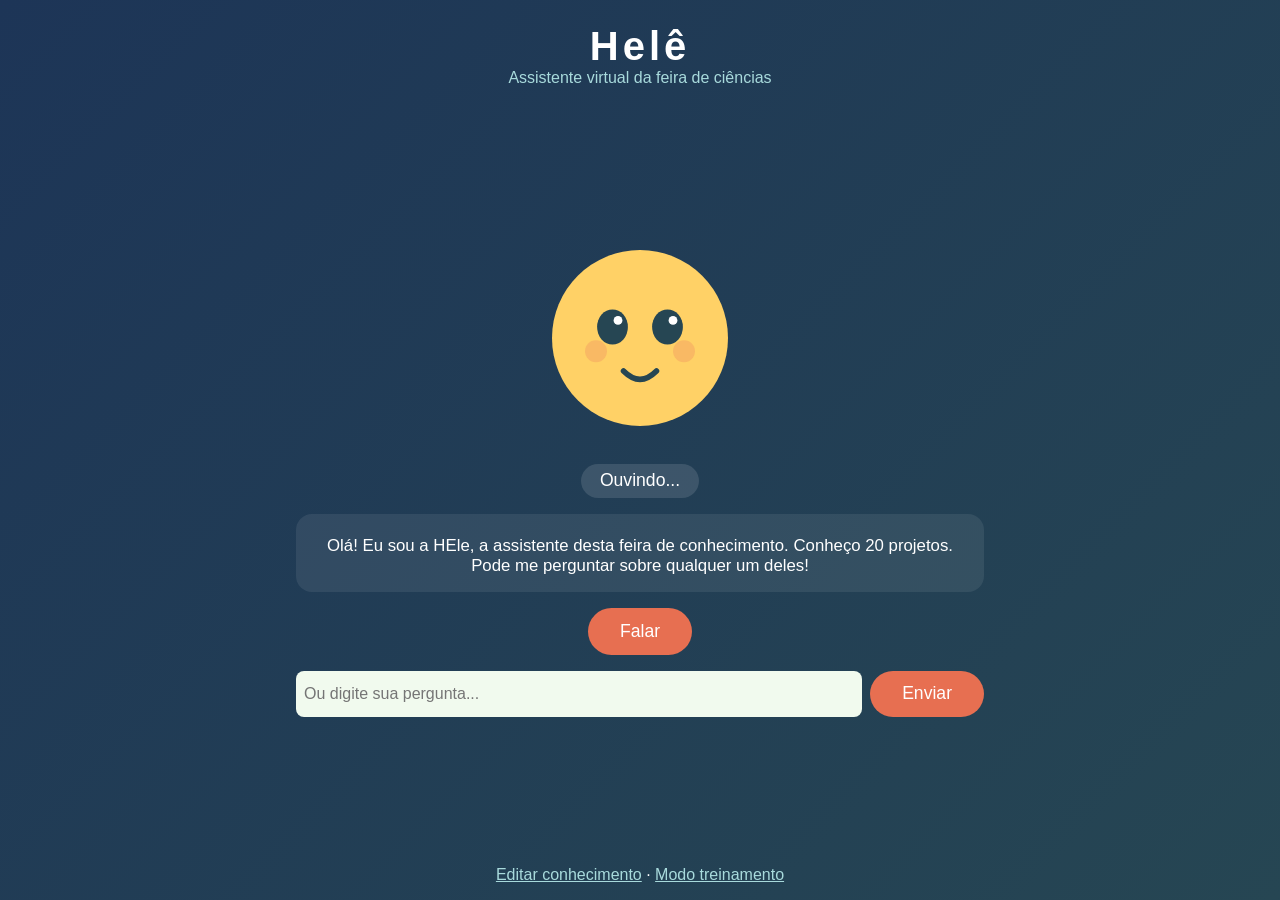
<file: index.html>
<!DOCTYPE html>
<html lang="pt-BR">
<head>
  <meta charset="UTF-8" />
  <meta name="viewport" content="width=device-width, initial-scale=1.0" />
  <title>Helê — Assistente da Feira de Ciências</title>
  <link rel="stylesheet" href="css/estilos.css" />
</head>
<body>
  <header class="cabecalho">
    <h1>Helê</h1>
    <p>Assistente virtual da feira de ciências</p>
  </header>
  <main class="palco">
    <div id="avatar" class="avatar"></div>
    <div id="status" class="status">Carregando...</div>
    <div id="painel-fala" class="painel-fala" aria-live="polite">
      <p id="ouvido" class="ouvido"></p>
      <p id="fala"></p>
    </div>
    <button id="btn-falar" class="btn" type="button">Falar</button>
    <form id="form-texto" class="form-texto">
      <input id="entrada-texto" type="text" placeholder="Ou digite sua pergunta..." autocomplete="off" />
      <button class="btn" type="submit">Enviar</button>
    </form>
  </main>
  <footer class="rodape">
    <a href="admin.html">Editar conhecimento</a> · <a href="treino.html">Modo treinamento</a>
  </footer>
  <script src="js/config.js"></script>
  <script src="js/conhecimento.js"></script>
  <script src="js/voz.js"></script>
  <script src="js/avatar.js"></script>
  <script src="js/arduino.js"></script>
  <script src="js/assistente.js"></script>
</body>
</html>
</file>
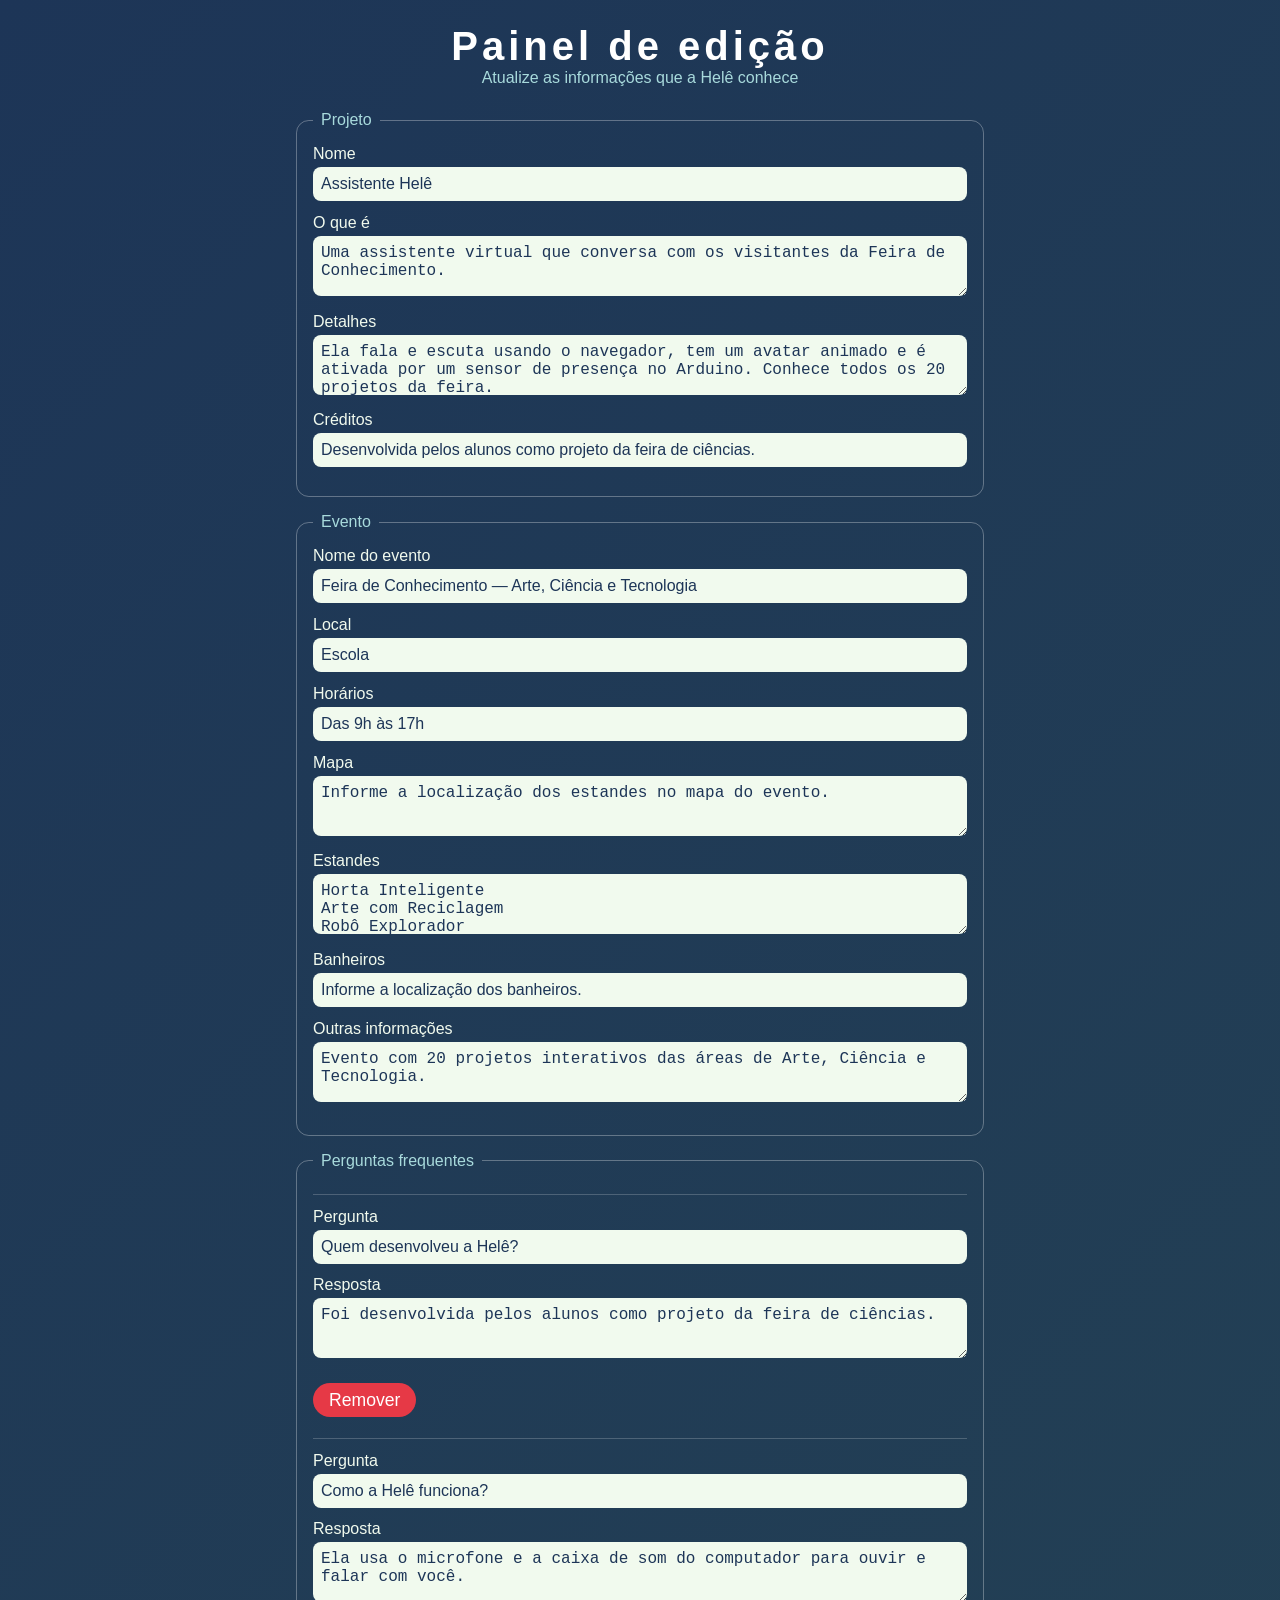
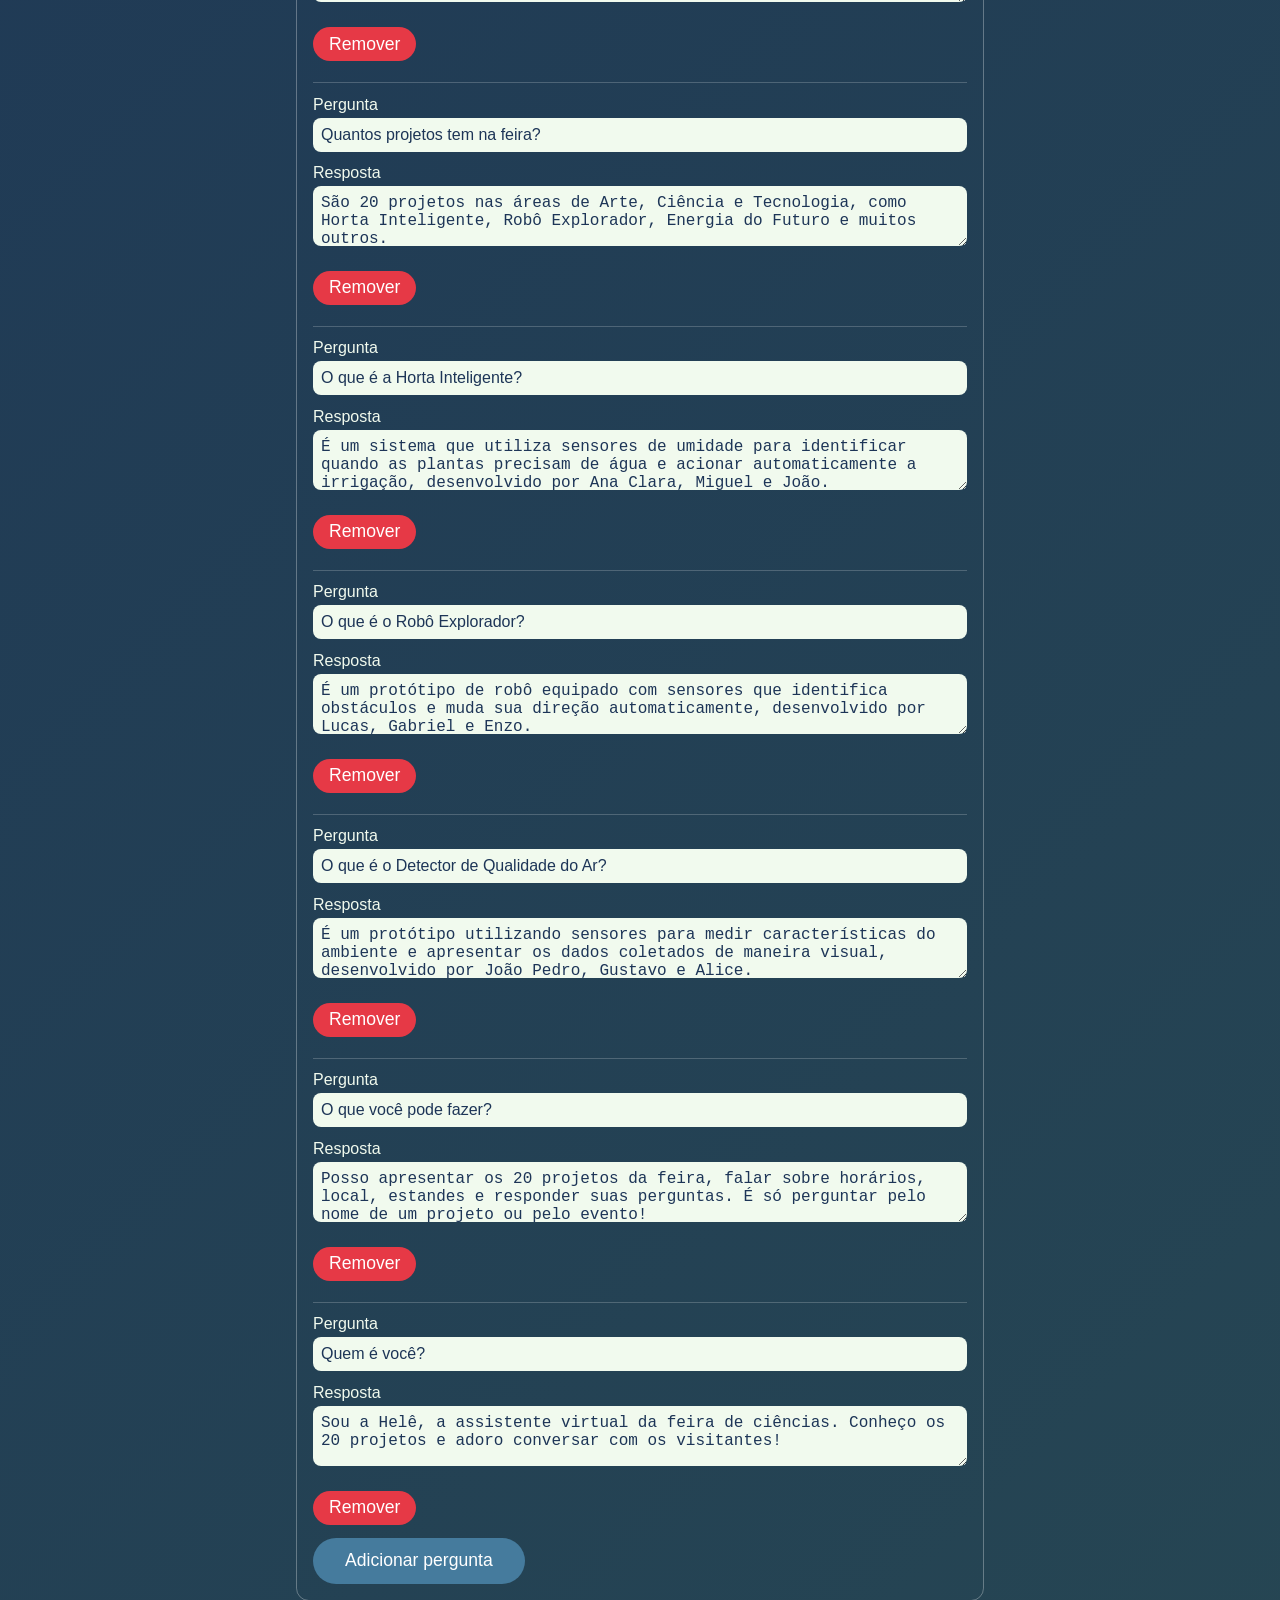
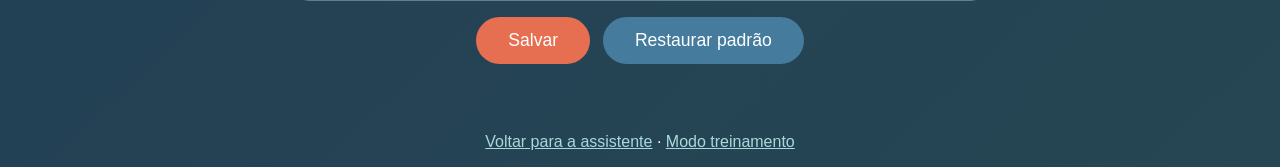
<file: admin.html>
<!DOCTYPE html>
<html lang="pt-BR">
<head>
  <meta charset="UTF-8" />
  <meta name="viewport" content="width=device-width, initial-scale=1.0" />
  <title>Painel — Conhecimento da Helê</title>
  <link rel="stylesheet" href="css/estilos.css" />
</head>
<body>
  <header class="cabecalho">
    <h1>Painel de edição</h1>
    <p>Atualize as informações que a Helê conhece</p>
  </header>
  <main class="painel">
    <form id="form-conhecimento">
      <fieldset>
        <legend>Projeto</legend>
        <label>Nome <input type="text" id="projeto-nome" /></label>
        <label>O que é <textarea id="projeto-descricao"></textarea></label>
        <label>Detalhes <textarea id="projeto-detalhes"></textarea></label>
        <label>Créditos <input type="text" id="projeto-creditos" /></label>
      </fieldset>
      <fieldset>
        <legend>Evento</legend>
        <label>Nome do evento <input type="text" id="evento-nome" /></label>
        <label>Local <input type="text" id="evento-local" /></label>
        <label>Horários <input type="text" id="evento-horarios" /></label>
        <label>Mapa <textarea id="evento-mapa"></textarea></label>
        <label>Estandes <textarea id="evento-estandes" placeholder="Um por linha"></textarea></label>
        <label>Banheiros <input type="text" id="evento-banheiros" /></label>
        <label>Outras informações <textarea id="evento-outras"></textarea></label>
      </fieldset>
      <fieldset>
        <legend>Perguntas frequentes</legend>
        <div id="lista-faq"></div>
        <button type="button" id="btn-add-faq" class="btn btn-secundario">Adicionar pergunta</button>
      </fieldset>
      <div class="acoes">
        <button type="submit" class="btn">Salvar</button>
        <button type="button" id="btn-reset" class="btn btn-secundario">Restaurar padrão</button>
      </div>
      <p id="msg" class="msg"></p>
    </form>
  </main>
  <footer class="rodape"><a href="index.html">Voltar para a assistente</a> · <a href="treino.html">Modo treinamento</a></footer>
  <script src="js/config.js"></script>
  <script src="js/conhecimento.js"></script>
  <script src="js/admin.js"></script>
</body>
</html>
</file>
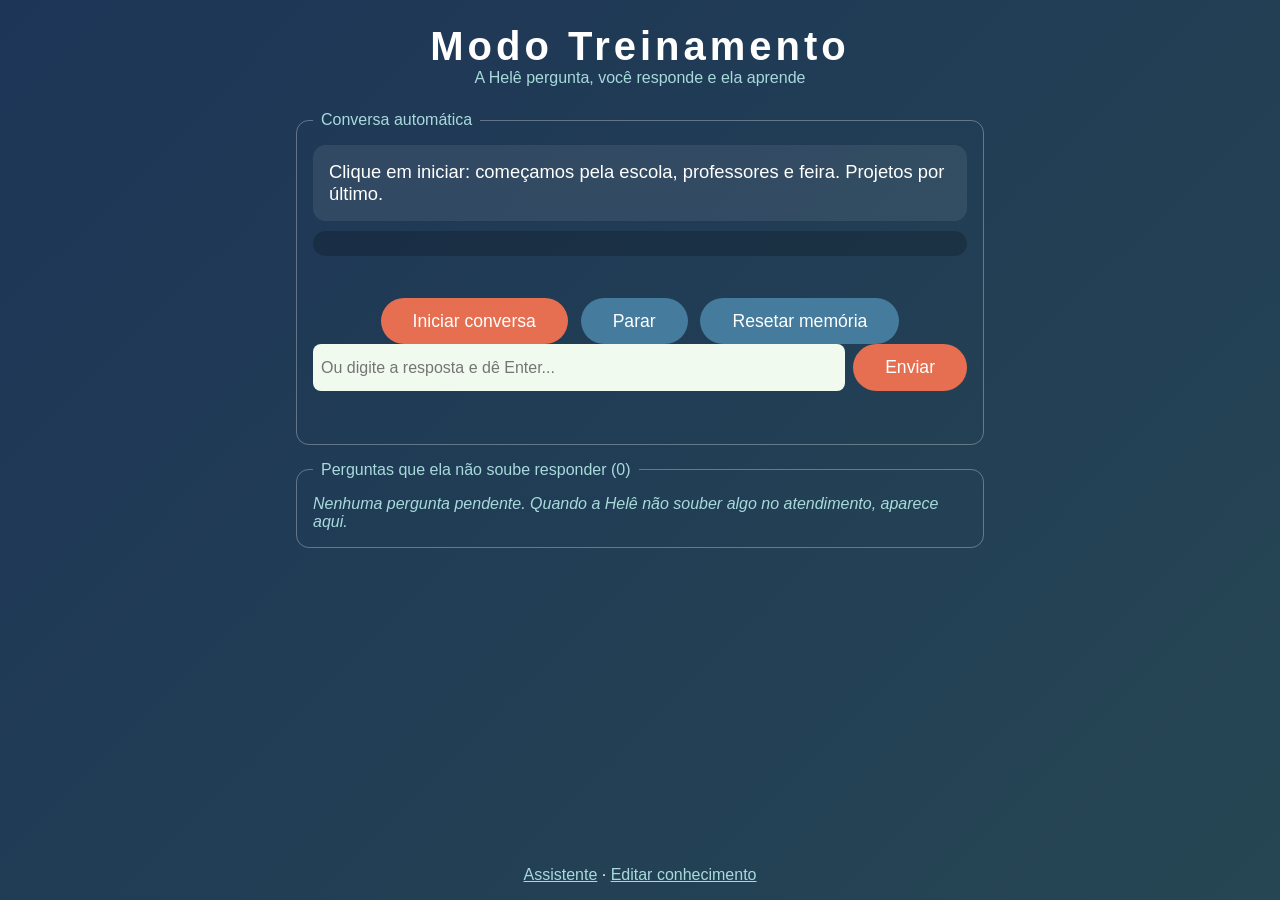
<file: treino.html>
<!DOCTYPE html>
<html lang="pt-BR">
<head>
  <meta charset="UTF-8" />
  <meta name="viewport" content="width=device-width, initial-scale=1.0" />
  <title>Modo Treinamento — Helê</title>
  <link rel="stylesheet" href="css/estilos.css" />
</head>
<body>
  <header class="cabecalho">
    <h1>Modo Treinamento</h1>
    <p>A Helê pergunta, você responde e ela aprende</p>
  </header>
  <main class="painel">
    <fieldset>
      <legend>Conversa automática</legend>
      <p id="treino-pergunta" class="treino-pergunta">Clique em iniciar: começamos pela escola, professores e feira. Projetos por último.</p>
      <div id="treino-conversa" class="treino-conversa" aria-live="polite"></div>
      <p id="treino-progresso" class="treino-progresso"></p>
      <div class="acoes">
        <button type="button" id="btn-treino-iniciar" class="btn">Iniciar conversa</button>
        <button type="button" id="btn-treino-parar" class="btn btn-secundario">Parar</button>
        <button type="button" id="btn-treino-reset" class="btn btn-secundario">Resetar memória</button>
      </div>
      <form id="form-treino-texto" class="form-texto">
        <input id="treino-resposta" type="text" placeholder="Ou digite a resposta e dê Enter..." autocomplete="off" />
        <button class="btn" type="submit">Enviar</button>
      </form>
      <p id="treino-msg" class="msg"></p>
    </fieldset>
    <fieldset>
      <legend>Perguntas que ela não soube responder (<span id="pendentes-count">0</span>)</legend>
      <div id="lista-pendentes"></div>
    </fieldset>
  </main>
  <footer class="rodape">
    <a href="index.html">Assistente</a> · <a href="admin.html">Editar conhecimento</a>
  </footer>
  <script src="js/config.js"></script>
  <script src="js/conhecimento.js"></script>
  <script src="js/voz.js"></script>
  <script src="js/treino.js"></script>
</body>
</html>
</file>
<file: css/estilos.css>
* {
  box-sizing: border-box;
  margin: 0;
  padding: 0;
}

body {
  font-family: "Segoe UI", Arial, sans-serif;
  background: linear-gradient(135deg, #1d3557, #264653);
  color: #ffffff;
  min-height: 100vh;
  display: flex;
  flex-direction: column;
}

.cabecalho {
  text-align: center;
  padding: 1.5rem 1rem 0.5rem;
}

.cabecalho h1 {
  font-size: 2.5rem;
  letter-spacing: 0.1em;
}

.cabecalho p {
  color: #a8dadc;
}

.palco {
  flex: 1;
  display: flex;
  flex-direction: column;
  align-items: center;
  justify-content: center;
  gap: 1rem;
  padding: 1rem;
  max-width: 720px;
  margin: 0 auto;
  width: 100%;
}

.avatar {
  width: 220px;
  height: 220px;
}

.avatar-svg {
  width: 100%;
  height: 100%;
  overflow: visible;
}

.avatar-svg .olho {
  transform-box: fill-box;
  transform-origin: center;
  transition: transform 0.12s ease;
}

.avatar-svg.estado-ouvindo .olho {
  animation: olhos-curiosos 1s infinite alternate;
}

@keyframes olhos-curiosos {
  from { transform: scaleY(1); }
  to { transform: scaleY(1.15); }
}

.status {
  font-size: 1.1rem;
  padding: 0.4rem 1.2rem;
  background: rgba(255, 255, 255, 0.12);
  border-radius: 999px;
}

.painel-fala {
  min-height: 3.5rem;
  background: rgba(255, 255, 255, 0.08);
  border-radius: 1rem;
  padding: 1rem;
  text-align: center;
  font-size: 1.05rem;
  max-width: 100%;
  width: 100%;
}

.ouvido {
  color: #a8dadc;
  font-style: italic;
  font-size: 0.95rem;
  margin-bottom: 0.4rem;
}

.form-texto {
  display: flex;
  gap: 0.5rem;
  width: 100%;
}

.form-texto input {
  flex: 1;
  margin-top: 0;
}

.btn {
  background: #e76f51;
  color: #ffffff;
  border: none;
  border-radius: 999px;
  padding: 0.8rem 2rem;
  font-size: 1.1rem;
  cursor: pointer;
  transition: transform 0.1s, background 0.2s;
}

.btn:hover {
  background: #f4a261;
  transform: translateY(-2px);
}

.btn-secundario {
  background: #457b9d;
}

.btn-secundario:hover {
  background: #1d3557;
}

.btn-remover {
  background: #e63946;
  padding: 0.4rem 1rem;
  margin-top: 0.5rem;
}

.rodape {
  text-align: center;
  padding: 1rem;
}

.rodape a {
  color: #a8dadc;
}

.painel {
  flex: 1;
  max-width: 720px;
  margin: 0 auto;
  padding: 1rem;
  width: 100%;
}

fieldset {
  border: 1px solid rgba(255, 255, 255, 0.3);
  border-radius: 0.8rem;
  padding: 1rem;
  margin-bottom: 1rem;
}

legend {
  color: #a8dadc;
  padding: 0 0.5rem;
}

label {
  display: block;
  margin-bottom: 0.8rem;
  color: #f1faee;
}

input,
textarea {
  width: 100%;
  margin-top: 0.25rem;
  padding: 0.5rem;
  border-radius: 0.5rem;
  border: none;
  font-size: 1rem;
  background: #f1faee;
  color: #1d3557;
}

textarea {
  resize: vertical;
  min-height: 60px;
}

.faq-item {
  border-top: 1px solid rgba(255, 255, 255, 0.2);
  padding: 0.8rem 0;
  margin-top: 0.5rem;
}

.acoes {
  display: flex;
  gap: 0.8rem;
  justify-content: center;
  flex-wrap: wrap;
}

.msg {
  text-align: center;
  color: #2a9d8f;
  margin-top: 0.8rem;
  min-height: 1.5rem;
}

.treino-pergunta {
  font-size: 1.15rem;
  background: rgba(255, 255, 255, 0.08);
  border-radius: 0.8rem;
  padding: 1rem;
  margin-bottom: 0.5rem;
}

.treino-progresso {
  color: #a8dadc;
  font-size: 0.9rem;
  margin-bottom: 0.8rem;
  min-height: 1.2rem;
}

.treino-vazio {
  color: #a8dadc;
  font-style: italic;
}

.pendente-card {
  border-top: 1px solid rgba(255, 255, 255, 0.2);
  padding: 0.8rem 0;
  margin-top: 0.5rem;
}

.pendente-pergunta {
  font-weight: bold;
  margin-bottom: 0.4rem;
}

.treino-conversa {
  max-height: 260px;
  overflow-y: auto;
  background: rgba(0, 0, 0, 0.2);
  border-radius: 0.8rem;
  padding: 0.8rem;
  margin: 0.6rem 0;
  text-align: left;
  display: flex;
  flex-direction: column;
  gap: 0.4rem;
}

.turno-hele {
  color: #ffffff;
}

.turno-voce {
  color: #a8dadc;
  font-style: italic;
}
</file>
